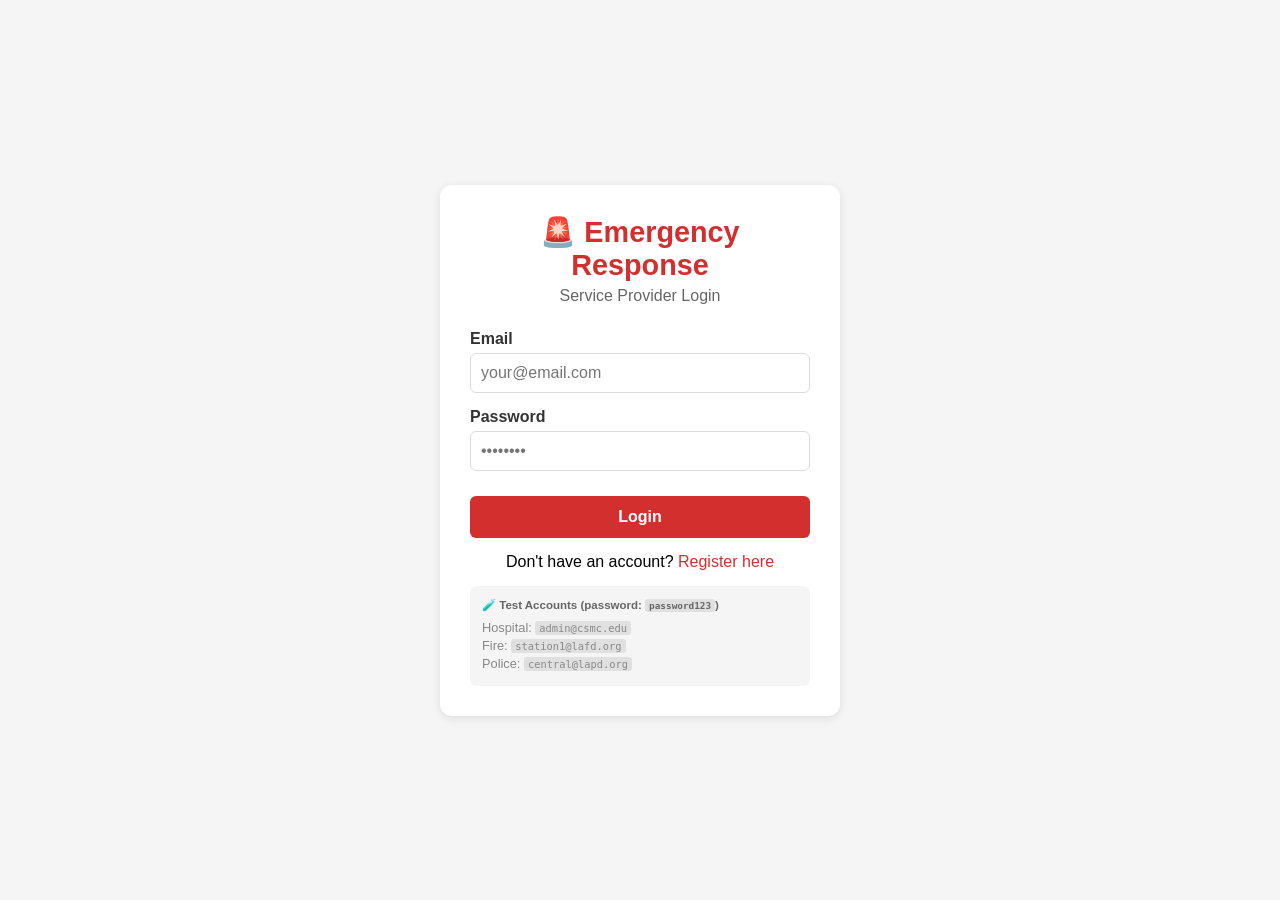
<file: 4_FRONTEND/service/login.html>
<!DOCTYPE html>
<html lang="en">
<head>
    <meta charset="UTF-8">
    <meta name="viewport" content="width=device-width, initial-scale=1.0">
    <title>Login - Emergency Response</title>
    <style>
        * { margin: 0; padding: 0; box-sizing: border-box; }
        
        body {
            font-family: -apple-system, BlinkMacSystemFont, 'Segoe UI', Roboto, sans-serif;
            background: #f5f5f5;
            min-height: 100vh;
            display: flex;
            align-items: center;
            justify-content: center;
            padding: 20px;
        }
        
        .container {
            width: 100%;
            max-width: 400px;
        }
        
        .card {
            background: white;
            border-radius: 12px;
            box-shadow: 0 2px 10px rgba(0,0,0,0.1);
            padding: 30px;
        }
        
        h1 {
            text-align: center;
            color: #d32f2f;
            margin-bottom: 5px;
            font-size: 1.8em;
        }
        
        .subtitle {
            text-align: center;
            color: #666;
            margin-bottom: 25px;
        }
        
        .form-group {
            margin-bottom: 15px;
        }
        
        .form-group label {
            display: block;
            font-weight: 600;
            margin-bottom: 5px;
            color: #333;
        }
        
        .form-group input {
            width: 100%;
            padding: 10px;
            border: 1px solid #ddd;
            border-radius: 6px;
            font-size: 1em;
        }
        
        .form-group input:focus {
            outline: none;
            border-color: #d32f2f;
        }
        
        .btn {
            width: 100%;
            padding: 12px;
            border: none;
            border-radius: 6px;
            font-size: 1em;
            font-weight: 600;
            cursor: pointer;
            background: #d32f2f;
            color: white;
            margin-top: 10px;
        }
        
        .btn:hover {
            background: #b71c1c;
        }
        
        .text-center {
            text-align: center;
            margin-top: 15px;
        }
        
        .text-center a {
            color: #d32f2f;
            text-decoration: none;
        }
        
        .message {
            padding: 12px;
            border-radius: 6px;
            margin-top: 15px;
            text-align: center;
        }
        
        .error {
            background: #ffebee;
            color: #c62828;
        }
        
        .test-accounts {
            background: #f5f5f5;
            padding: 12px;
            border-radius: 6px;
            margin-top: 15px;
            font-size: 0.8em;
        }
        
        .test-accounts h4 {
            color: #666;
            margin-bottom: 8px;
            font-size: 0.9em;
        }
        
        .test-accounts p {
            color: #888;
            margin: 3px 0;
        }
        
        .test-accounts code {
            background: #e0e0e0;
            padding: 1px 4px;
            border-radius: 3px;
            font-family: monospace;
        }
    </style>
</head>
<body>
    <div class="container">
        <div class="card">
            <h1>🚨 Emergency Response</h1>
            <p class="subtitle">Service Provider Login</p>
            
            <form id="loginForm">
                <div class="form-group">
                    <label>Email</label>
                    <input type="email" id="email" required placeholder="your@email.com">
                </div>
                
                <div class="form-group">
                    <label>Password</label>
                    <input type="password" id="password" required placeholder="••••••••">
                </div>
                
                <button type="submit" class="btn">Login</button>
            </form>
            
            <p class="text-center">
                Don't have an account? <a href="register.html">Register here</a>
            </p>
            
            <div id="message" class="message error" style="display: none;"></div>
            
            <div class="test-accounts">
                <h4>🧪 Test Accounts (password: <code>password123</code>)</h4>
                <p>Hospital: <code>admin@csmc.edu</code></p>
                <p>Fire: <code>station1@lafd.org</code></p>
                <p>Police: <code>central@lapd.org</code></p>
            </div>
        </div>
    </div>
    
    <script>
        const API_URL = 'http://localhost:8000';
        
        document.getElementById('loginForm').addEventListener('submit', async (e) => {
            e.preventDefault();
            
            const email = document.getElementById('email').value;
            const password = document.getElementById('password').value;
            const messageDiv = document.getElementById('message');
            
            messageDiv.style.display = 'none';
            
            try {
                const response = await fetch(`${API_URL}/api/auth/login`, {
                    method: 'POST',
                    headers: { 'Content-Type': 'application/json' },
                    body: JSON.stringify({ email, password })
                });
                
                const data = await response.json();
                
                if (!response.ok) {
                    throw new Error(data.detail || 'Login failed');
                }
                
                localStorage.setItem('token', data.access_token);
                localStorage.setItem('serviceId', data.service_id);
                localStorage.setItem('serviceName', data.service_name);
                localStorage.setItem('serviceType', data.service_type);
                
                window.location.href = 'dashboard.html';
                
            } catch (error) {
                messageDiv.textContent = error.message;
                messageDiv.style.display = 'block';
            }
        });
    </script>
</body>
</html>
</file>
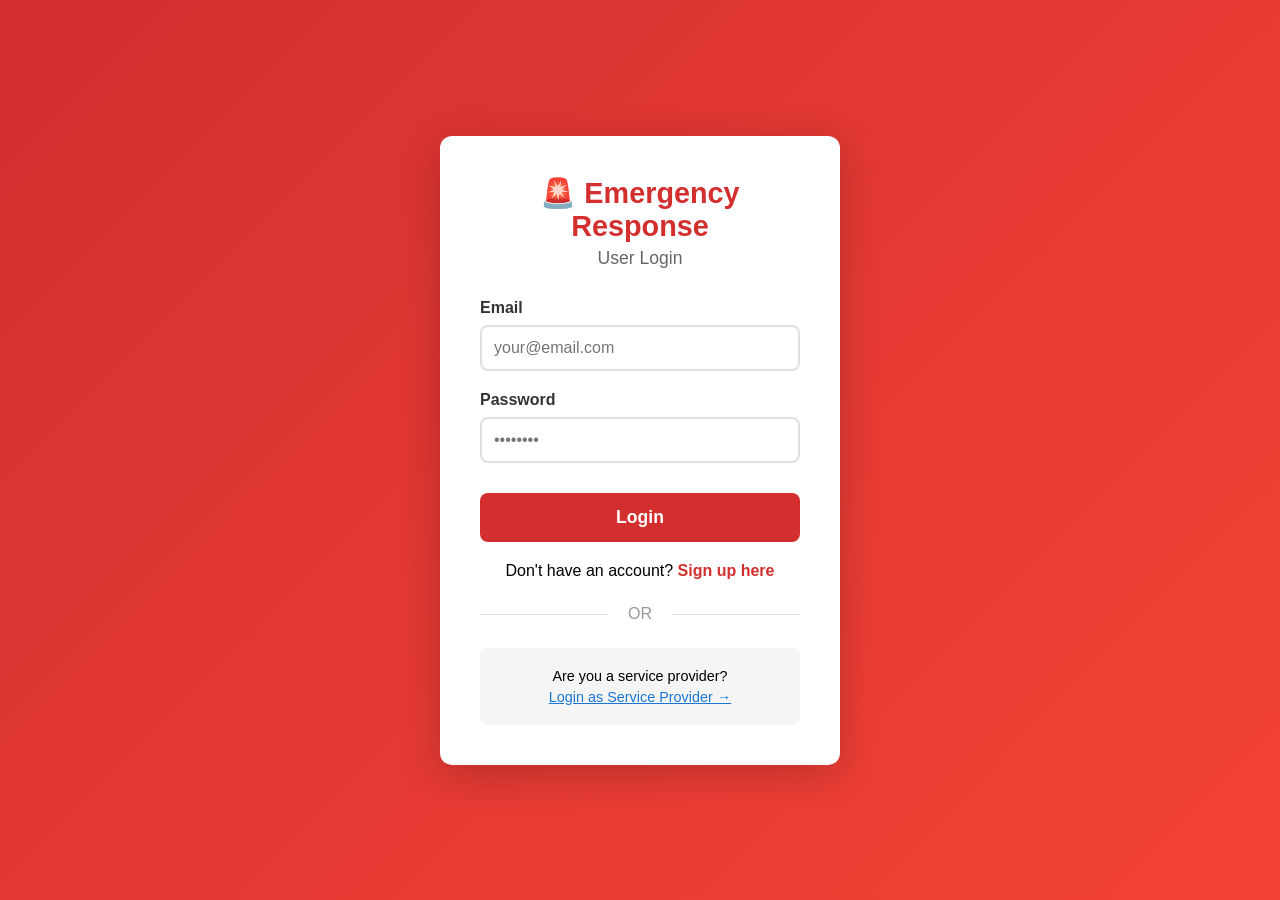
<file: 4_FRONTEND/user/login.html>
<!DOCTYPE html>
<html lang="en">
<head>
    <meta charset="UTF-8">
    <meta name="viewport" content="width=device-width, initial-scale=1.0">
    <title>User Login - Emergency Response</title>
    <style>
        * { margin: 0; padding: 0; box-sizing: border-box; }
        
        body {
            font-family: -apple-system, BlinkMacSystemFont, 'Segoe UI', Roboto, sans-serif;
            background: linear-gradient(135deg, #d32f2f 0%, #f44336 100%);
            min-height: 100vh;
            display: flex;
            align-items: center;
            justify-content: center;
            padding: 20px;
        }
        
        .container {
            width: 100%;
            max-width: 400px;
        }
        
        .card {
            background: white;
            border-radius: 12px;
            box-shadow: 0 10px 40px rgba(0,0,0,0.2);
            padding: 40px;
        }
        
        h1 {
            text-align: center;
            color: #d32f2f;
            margin-bottom: 5px;
            font-size: 1.8em;
        }
        
        .subtitle {
            text-align: center;
            color: #666;
            margin-bottom: 30px;
            font-size: 1.1em;
        }
        
        .form-group {
            margin-bottom: 20px;
        }
        
        .form-group label {
            display: block;
            font-weight: 600;
            margin-bottom: 8px;
            color: #333;
        }
        
        .form-group input {
            width: 100%;
            padding: 12px;
            border: 2px solid #e0e0e0;
            border-radius: 8px;
            font-size: 1em;
            transition: border-color 0.3s;
        }
        
        .form-group input:focus {
            outline: none;
            border-color: #d32f2f;
        }
        
        .btn {
            width: 100%;
            padding: 14px;
            border: none;
            border-radius: 8px;
            font-size: 1.1em;
            font-weight: 600;
            cursor: pointer;
            background: #d32f2f;
            color: white;
            margin-top: 10px;
            transition: background 0.3s;
        }
        
        .btn:hover {
            background: #b71c1c;
        }
        
        .text-center {
            text-align: center;
            margin-top: 20px;
        }
        
        .text-center a {
            color: #d32f2f;
            text-decoration: none;
            font-weight: 600;
        }
        
        .text-center a:hover {
            text-decoration: underline;
        }
        
        .message {
            padding: 12px;
            border-radius: 8px;
            margin-top: 15px;
            text-align: center;
        }
        
        .error {
            background: #ffebee;
            color: #c62828;
            border: 1px solid #ef5350;
        }
        
        .divider {
            text-align: center;
            margin: 25px 0;
            color: #999;
            position: relative;
        }
        
        .divider::before,
        .divider::after {
            content: '';
            position: absolute;
            top: 50%;
            width: 40%;
            height: 1px;
            background: #e0e0e0;
        }
        
        .divider::before {
            left: 0;
        }
        
        .divider::after {
            right: 0;
        }
        
        .link-box {
            background: #f5f5f5;
            padding: 15px;
            border-radius: 8px;
            margin-top: 20px;
            text-align: center;
        }
        
        .link-box p {
            margin: 5px 0;
            font-size: 0.9em;
        }
        
        .link-box a {
            color: #1976d2;
        }
    </style>
</head>
<body>
    <div class="container">
        <div class="card">
            <h1>🚨 Emergency Response</h1>
            <p class="subtitle">User Login</p>
            
            <form id="loginForm">
                <div class="form-group">
                    <label>Email</label>
                    <input type="email" id="email" required placeholder="your@email.com">
                </div>
                
                <div class="form-group">
                    <label>Password</label>
                    <input type="password" id="password" required placeholder="••••••••">
                </div>
                
                <button type="submit" class="btn">Login</button>
            </form>
            
            <p class="text-center">
                Don't have an account? <a href="signup.html">Sign up here</a>
            </p>
            
            <div id="message" class="message error" style="display: none;"></div>
            
            <div class="divider">OR</div>
            
            <div class="link-box">
                <p>Are you a service provider?</p>
                <p><a href="../service/login.html">Login as Service Provider →</a></p>
            </div>
        </div>
    </div>
    
    <script>
        const API_URL = 'http://localhost:8000';
        
        document.getElementById('loginForm').addEventListener('submit', async (e) => {
            e.preventDefault();
            
            const email = document.getElementById('email').value;
            const password = document.getElementById('password').value;
            const messageDiv = document.getElementById('message');
            
            messageDiv.style.display = 'none';
            
            try {
                const response = await fetch(`${API_URL}/api/user-auth/login`, {
                    method: 'POST',
                    headers: { 'Content-Type': 'application/json' },
                    body: JSON.stringify({ email, password })
                });
                
                const data = await response.json();
                
                if (!response.ok) {
                    throw new Error(data.detail || 'Login failed');
                }
                
                // Save to localStorage
                localStorage.setItem('userToken', data.access_token);
                localStorage.setItem('userId', data.user_id);
                localStorage.setItem('userEmail', data.email);
                localStorage.setItem('userName', data.full_name || '');
                
                // Redirect to main page
                window.location.href = 'index.html';
                
            } catch (error) {
                messageDiv.textContent = error.message;
                messageDiv.style.display = 'block';
            }
        });
    </script>
</body>
</html>
</file>
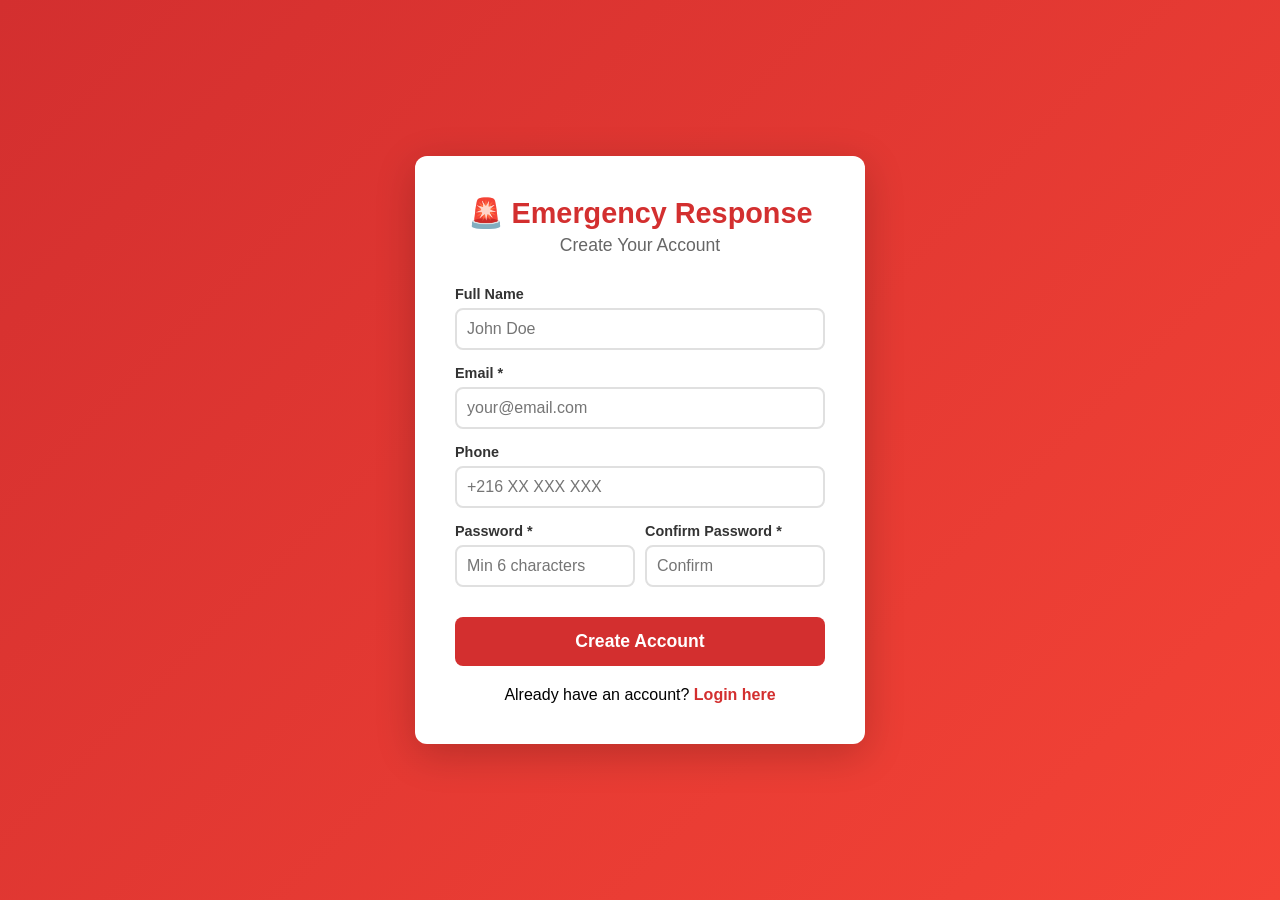
<file: 4_FRONTEND/user/signup.html>
<!DOCTYPE html>
<html lang="en">
<head>
    <meta charset="UTF-8">
    <meta name="viewport" content="width=device-width, initial-scale=1.0">
    <title>User Signup - Emergency Response</title>
    <style>
        * { margin: 0; padding: 0; box-sizing: border-box; }
        
        body {
            font-family: -apple-system, BlinkMacSystemFont, 'Segoe UI', Roboto, sans-serif;
            background: linear-gradient(135deg, #d32f2f 0%, #f44336 100%);
            min-height: 100vh;
            display: flex;
            align-items: center;
            justify-content: center;
            padding: 20px;
        }
        
        .container {
            width: 100%;
            max-width: 450px;
        }
        
        .card {
            background: white;
            border-radius: 12px;
            box-shadow: 0 10px 40px rgba(0,0,0,0.2);
            padding: 40px;
        }
        
        h1 {
            text-align: center;
            color: #d32f2f;
            margin-bottom: 5px;
            font-size: 1.8em;
        }
        
        .subtitle {
            text-align: center;
            color: #666;
            margin-bottom: 30px;
            font-size: 1.1em;
        }
        
        .form-group {
            margin-bottom: 15px;
        }
        
        .form-group label {
            display: block;
            font-weight: 600;
            margin-bottom: 6px;
            color: #333;
            font-size: 0.9em;
        }
        
        .form-group input {
            width: 100%;
            padding: 10px;
            border: 2px solid #e0e0e0;
            border-radius: 8px;
            font-size: 1em;
            transition: border-color 0.3s;
        }
        
        .form-group input:focus {
            outline: none;
            border-color: #d32f2f;
        }
        
        .form-row {
            display: grid;
            grid-template-columns: 1fr 1fr;
            gap: 10px;
        }
        
        .btn {
            width: 100%;
            padding: 14px;
            border: none;
            border-radius: 8px;
            font-size: 1.1em;
            font-weight: 600;
            cursor: pointer;
            background: #d32f2f;
            color: white;
            margin-top: 15px;
            transition: background 0.3s;
        }
        
        .btn:hover {
            background: #b71c1c;
        }
        
        .text-center {
            text-align: center;
            margin-top: 20px;
        }
        
        .text-center a {
            color: #d32f2f;
            text-decoration: none;
            font-weight: 600;
        }
        
        .text-center a:hover {
            text-decoration: underline;
        }
        
        .message {
            padding: 12px;
            border-radius: 8px;
            margin-top: 15px;
            text-align: center;
        }
        
        .error {
            background: #ffebee;
            color: #c62828;
            border: 1px solid #ef5350;
        }
        
        .success {
            background: #e8f5e9;
            color: #2e7d32;
            border: 1px solid #66bb6a;
        }
    </style>
</head>
<body>
    <div class="container">
        <div class="card">
            <h1>🚨 Emergency Response</h1>
            <p class="subtitle">Create Your Account</p>
            
            <form id="signupForm">
                <div class="form-group">
                    <label>Full Name</label>
                    <input type="text" id="fullName" placeholder="John Doe">
                </div>
                
                <div class="form-group">
                    <label>Email *</label>
                    <input type="email" id="email" required placeholder="your@email.com">
                </div>
                
                <div class="form-group">
                    <label>Phone</label>
                    <input type="tel" id="phone" placeholder="+216 XX XXX XXX">
                </div>
                
                <div class="form-row">
                    <div class="form-group">
                        <label>Password *</label>
                        <input type="password" id="password" required minlength="6" placeholder="Min 6 characters">
                    </div>
                    
                    <div class="form-group">
                        <label>Confirm Password *</label>
                        <input type="password" id="confirmPassword" required placeholder="Confirm">
                    </div>
                </div>
                
                <button type="submit" class="btn">Create Account</button>
            </form>
            
            <p class="text-center">
                Already have an account? <a href="login.html">Login here</a>
            </p>
            
            <div id="message" class="message" style="display: none;"></div>
        </div>
    </div>
    
    <script>
        const API_URL = 'http://localhost:8000';
        
        document.getElementById('signupForm').addEventListener('submit', async (e) => {
            e.preventDefault();
            
            const messageDiv = document.getElementById('message');
            messageDiv.style.display = 'none';
            
            // Get values
            const fullName = document.getElementById('fullName').value;
            const email = document.getElementById('email').value;
            const phone = document.getElementById('phone').value;
            const password = document.getElementById('password').value;
            const confirmPassword = document.getElementById('confirmPassword').value;
            
            // Validate passwords match
            if (password !== confirmPassword) {
                messageDiv.textContent = 'Passwords do not match!';
                messageDiv.className = 'message error';
                messageDiv.style.display = 'block';
                return;
            }
            
            // Validate password length
            if (password.length < 6) {
                messageDiv.textContent = 'Password must be at least 6 characters long!';
                messageDiv.className = 'message error';
                messageDiv.style.display = 'block';
                return;
            }
            
            const data = {
                email,
                password,
                full_name: fullName || null,
                phone: phone || null
            };
            
            try {
                const response = await fetch(`${API_URL}/api/user-auth/signup`, {
                    method: 'POST',
                    headers: { 'Content-Type': 'application/json' },
                    body: JSON.stringify(data)
                });
                
                const result = await response.json();
                
                if (!response.ok) {
                    throw new Error(result.detail || 'Signup failed');
                }
                
                // Save to localStorage
                localStorage.setItem('userToken', result.access_token);
                localStorage.setItem('userId', result.user_id);
                localStorage.setItem('userEmail', result.email);
                localStorage.setItem('userName', result.full_name || '');
                
                // Show success
                messageDiv.textContent = 'Account created! Redirecting...';
                messageDiv.className = 'message success';
                messageDiv.style.display = 'block';
                
                // Redirect after 1 second
                setTimeout(() => {
                    window.location.href = 'index.html';
                }, 1000);
                
            } catch (error) {
                messageDiv.textContent = error.message;
                messageDiv.className = 'message error';
                messageDiv.style.display = 'block';
            }
        });
    </script>
</body>
</html>
</file>
